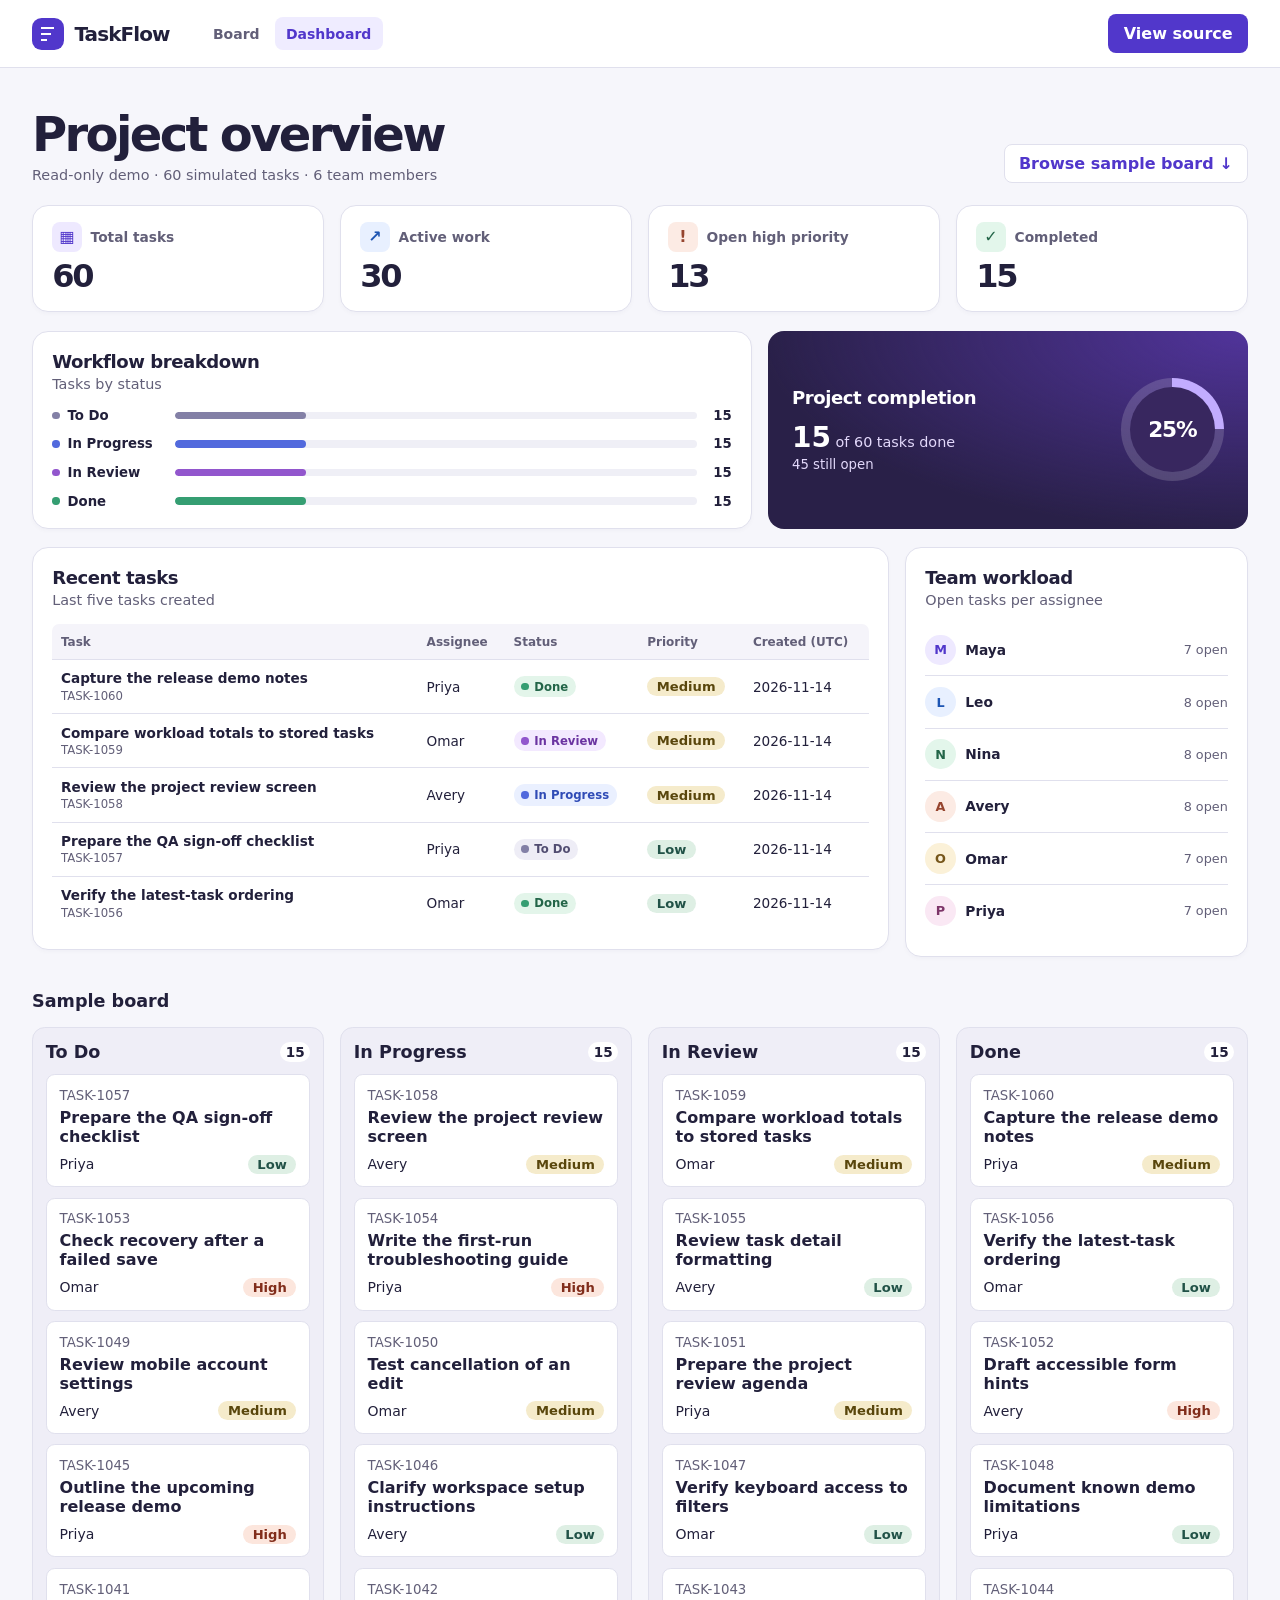
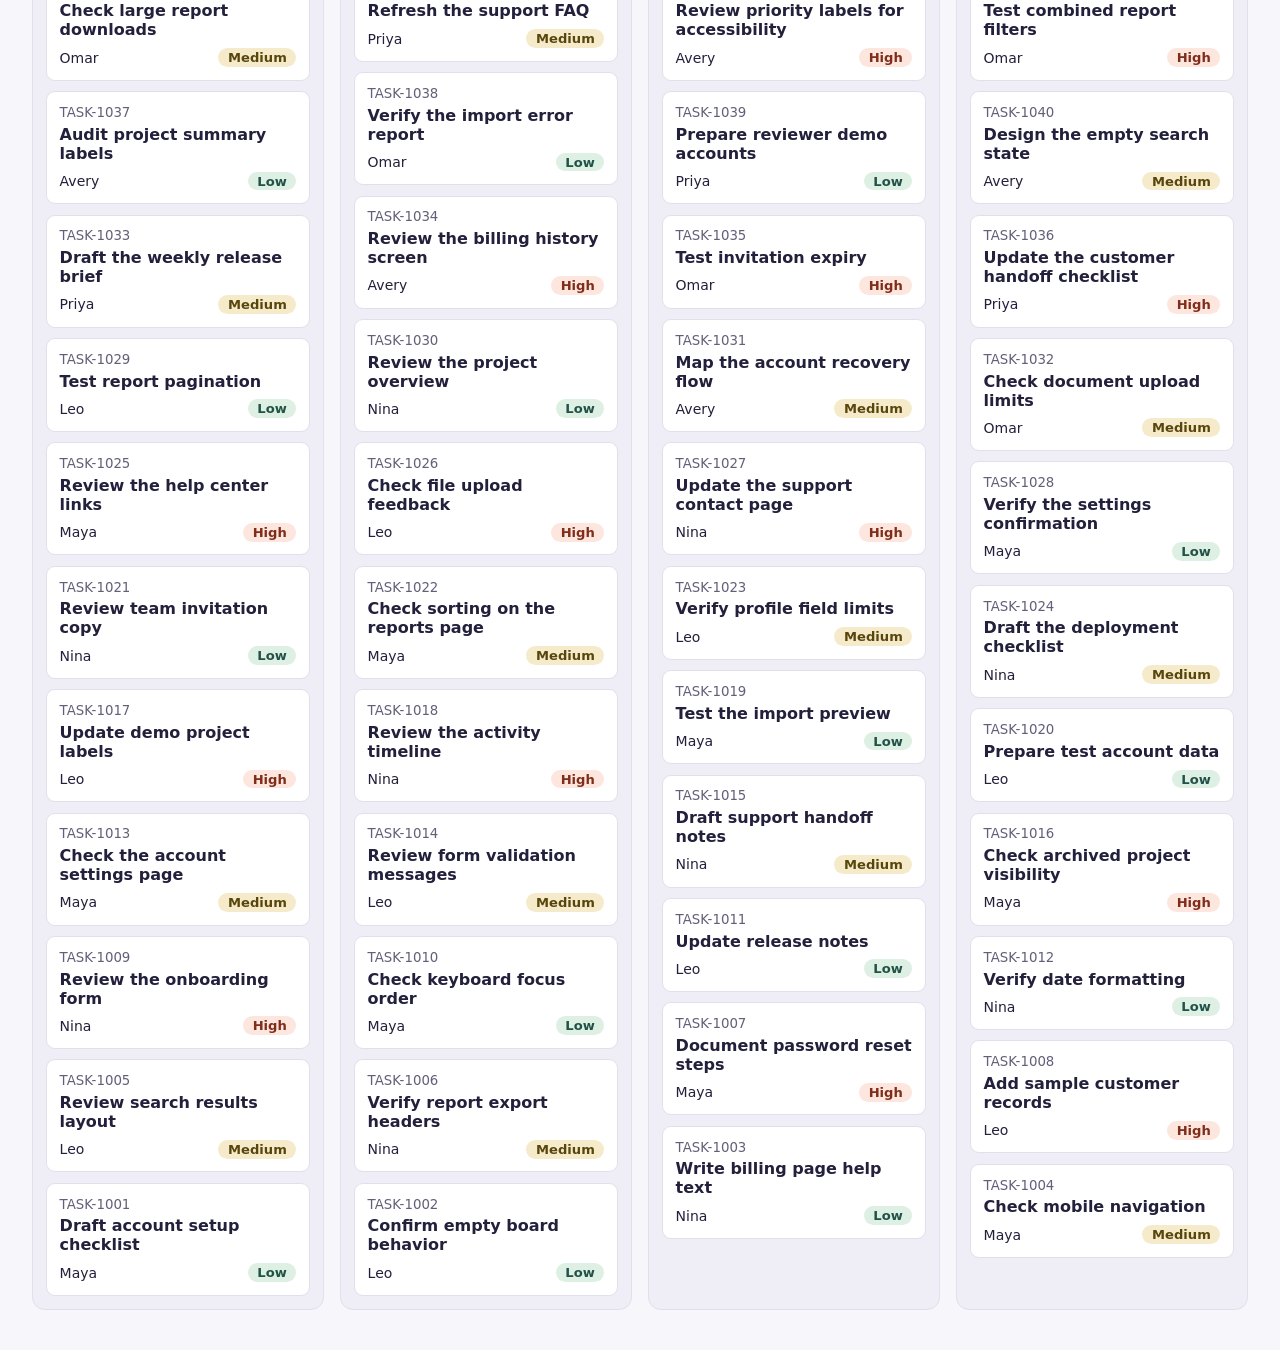
<file: docs/index.html>
<!DOCTYPE html>

<html lang="en">
<head>
<meta charset="utf-8"/>
<meta content="width=device-width, initial-scale=1" name="viewport"/>
<title>TaskFlow · Dashboard demo</title>
<style>:root {
  color-scheme: light;
  font-family: system-ui, sans-serif;
  color: #22203b;
  background: #f6f6fb;
  --accent: #5137cb;
  --border: #e0e0ed;
  --muted: #625f78;
}

* { box-sizing: border-box; }
body { margin: 0; }
a { color: var(--accent); text-underline-offset: .23em; }
:focus-visible { outline: 3px solid #a5561f; outline-offset: 3px; }
.shell { width: min(100% - 2rem, 76rem); margin-inline: auto; }
.site-header { background: white; border-bottom: 1px solid var(--border); }
.site-navigation { display: flex; flex-wrap: wrap; gap: 1rem 2rem; align-items: center; padding-block: .85rem; }
.brand { display: inline-flex; align-items: center; gap: .65rem; font-size: 1.25rem; font-weight: 800; letter-spacing: -.045em; }
.brand-mark {
  display: inline-block;
  width: 2rem;
  height: 2rem;
  border-radius: .6rem;
  background: linear-gradient(white, white) 9px 9px / 13px 2px no-repeat,
              linear-gradient(white, white) 9px 15px / 10px 2px no-repeat,
              linear-gradient(white, white) 9px 21px / 6px 2px no-repeat, var(--accent);
}
.site-header a { color: inherit; text-decoration: none; }
.site-header nav { display: flex; gap: .25rem; margin-right: auto; }
.site-header nav a { padding: .55rem .7rem; color: var(--muted); border-radius: .5rem; font-size: .875rem; font-weight: 650; }
.site-header nav a:hover, .site-header nav a[aria-current] { background: #efecff; color: var(--accent); }
.site-header .primary { color: white; }
main { padding-block: 2.5rem; }
h1 { font-size: clamp(2rem, 5vw, 3rem); letter-spacing: -.055em; line-height: 1.12; margin: 0 0 1.5rem; overflow-wrap: anywhere; }
h2 { font-size: 1.1rem; margin: 0 0 1rem; }
.button, button, input, select, textarea { font: inherit; }
.button, button { display: inline-block; padding: .59rem .9rem; color: var(--accent); border: 1px solid var(--border); border-radius: .5rem; background: white; font-weight: 650; text-decoration: none; cursor: pointer; white-space: nowrap; }
.button:hover, button:hover { background: #efecff; }
.primary { background: var(--accent); border-color: transparent; color: white; }
.primary:hover { background: #432cb3; }
input, select, textarea { color: inherit; background: white; width: 100%; padding: .55rem .65rem; border: 1px solid #aabbb4; border-radius: .45rem; }
textarea { resize: vertical; }
label, .field { display: grid; gap: .35rem; }
label { font-weight: 600; }
.filters, .actions { display: flex; flex-wrap: wrap; gap: .75rem 1rem; align-items: end; }
.filters { margin-bottom: 1.25rem; }
.filters a, .actions a { align-self: end; margin-bottom: .62rem; }
.board { display: grid; grid-template-columns: repeat(4, minmax(0, 1fr)); gap: 1rem; }
.column { min-width: 0; background: #efeef7; padding: .8rem; border: 1px solid var(--border); border-radius: .8rem; }
.column h2 { display: flex; justify-content: space-between; align-items: center; gap: .4rem; margin: .1rem 0 .75rem; }
.count { border-radius: 1rem; background: white; min-width: 1.65rem; text-align: center; padding: .12rem .35rem; font-size: .85rem; }
.card-list { padding: 0; margin: 0; display: grid; gap: .65rem; list-style: none; }
.card { display: grid; gap: .3rem; color: inherit; padding: .8rem; border: 1px solid var(--border); border-radius: .55rem; background: white; text-decoration: none; overflow-wrap: anywhere; }
.card:hover { border-color: var(--accent); }
.card small, .empty, .task-id, dt { color: var(--muted); }
.card-footer { display: flex; flex-wrap: wrap; justify-content: space-between; align-items: center; gap: .4rem; margin-top: .25rem; font-size: .875rem; }
.priority { display: inline-block; border-radius: 1rem; padding: .12rem .6rem; font-size: .82rem; font-weight: 650; }
.priority.low { color: #215247; background: #deefe4; }
.priority.medium { color: #59460c; background: #f5ebcb; }
.priority.high { color: #812d1b; background: #fce6dd; }
.narrow { max-width: 48rem; }
.panel { background: white; padding: 1.25rem; border: 1px solid var(--border); border-radius: .8rem; }
.task-form, .field-pair { display: grid; gap: 1rem; }
.field-pair { grid-template-columns: repeat(2, minmax(0, 1fr)); }
.error { color: #9b291e; margin-block: .25rem; }
[aria-invalid="true"] { border-color: #9b291e; }
.detail-heading { display: flex; align-items: start; justify-content: space-between; gap: 1rem; margin: 1.25rem 0; }
.detail-heading h1, .task-id { margin: 0; }
.description { white-space: pre-wrap; overflow-wrap: anywhere; }
.facts { display: flex; flex-wrap: wrap; gap: .7rem 2rem; }
dd { margin: .2rem 0 0; }
.history { margin-top: 1rem; }
table { border-collapse: collapse; width: 100%; text-align: left; overflow-wrap: anywhere; }
th, td { padding: .65rem .4rem; border-bottom: 1px solid var(--border); }
tbody tr:last-child td { border-bottom: 0; }

.project-dashboard { display: grid; gap: 1.15rem; }
.overview-heading { display: flex; flex-wrap: wrap; align-items: end; justify-content: space-between; gap: 1rem; margin-bottom: .2rem; }
.overview-heading h1 { margin-bottom: .35rem; }
.overview-heading p, .panel-heading p { margin: 0; color: var(--muted); font-size: .9rem; }
.overview-heading .button span { margin-left: .35rem; }
.metrics { display: grid; grid-template-columns: repeat(4, minmax(0, 1fr)); gap: 1rem; margin: 0; }
.metric, .project-dashboard .panel { background: white; border: 1px solid var(--border); border-radius: 1rem; box-shadow: 0 2px 4px #28234307; }
.metric { padding: 1rem 1.2rem; }
.metric dt { display: flex; align-items: center; gap: .55rem; font-size: .86rem; font-weight: 650; }
.metric dd { margin-top: .35rem; font-size: 2rem; font-weight: 780; letter-spacing: -.065em; font-variant-numeric: tabular-nums; }
.metric-icon { display: grid; flex: none; place-items: center; width: 1.85rem; height: 1.85rem; border-radius: .5rem; font-size: 1rem; font-weight: 800; }
.all-icon { color: #5137cb; background: #eee9ff; }
.active-icon { color: #1d55b3; background: #e8f0ff; }
.priority-icon { color: #96452f; background: #fcebe4; }
.completed-icon { color: #236548; background: #e3f6eb; }
.all-icon::before { content: "▦"; }
.active-icon::before { content: "↗"; }
.priority-icon::before { content: "!"; }
.completed-icon::before { content: "✓"; }
.overview-grid { display: grid; grid-template-columns: minmax(0, 3fr) minmax(0, 2fr); gap: 1rem; }
.detail-grid { grid-template-columns: minmax(0, 5fr) minmax(13rem, 2fr); align-items: start; }
.project-dashboard .panel { min-width: 0; padding: 1.2rem; }
.panel-heading { margin-bottom: 1rem; }
.panel-heading h2, .completion-copy h2 { margin-bottom: .25rem; font-size: 1.13rem; letter-spacing: -.025em; }
.workflow-counts { display: grid; gap: .85rem; margin: 0; }
.workflow-counts div, .workflow-counts dd { display: grid; align-items: center; gap: .7rem; }
.workflow-counts div { grid-template-columns: 7rem minmax(0, 1fr); }
.workflow-counts dd { grid-template-columns: minmax(0, 1fr) 1.5rem; margin: 0; text-align: right; font-size: .83rem; }
.workflow-counts dt { display: flex; align-items: center; gap: .5rem; color: inherit; font-size: .83rem; font-weight: 600; }
.status-to-do { --status-fill: #8380a6; --status-text: #514d71; --status-bg: #eeedf6; }
.status-in-progress { --status-fill: #526add; --status-text: #304cb6; --status-bg: #eaf0ff; }
.status-in-review { --status-fill: #9256cd; --status-text: #6b34a1; --status-bg: #f3e9ff; }
.status-done { --status-fill: #359e72; --status-text: #236548; --status-bg: #e3f5ea; }
.status-dot { display: inline-block; flex: none; width: .46rem; height: .46rem; border-radius: 50%; background: var(--status-fill); }
.workflow-track { display: block; height: .46rem; overflow: hidden; border-radius: 1rem; background: #efeff6; }
.workflow-track span { display: block; width: var(--share); height: 100%; border-radius: inherit; background: var(--status-fill); }
.completion-panel {
  display: flex;
  flex-wrap: wrap;
  align-items: center;
  justify-content: space-between;
  gap: 1rem;
  padding: 1.5rem;
  border-radius: 1rem;
  color: white;
  background: radial-gradient(ellipse at top right, #51349b 0%, transparent 72%), #292048;
}
.completion-copy p { margin: .8rem 0 .2rem; color: #e3d9fb; font-size: .9rem; }
.completion-copy strong { color: white; font-size: 1.75rem; font-weight: 760; }
.completion-copy .completion-remaining { margin: 0; font-size: .83rem; }
.completion-ring { display: grid; flex: none; place-items: center; width: 6.45rem; aspect-ratio: 1; border-radius: 50%; background: conic-gradient(#c2acff var(--completion), #ffffff29 0); }
.completion-ring span { display: grid; place-items: center; width: 83%; aspect-ratio: 1; border-radius: 50%; background: #38275f; font-size: 1.35rem; font-weight: 800; letter-spacing: -.05em; }
.dashboard-table { max-width: 100%; overflow-x: auto; border-radius: .45rem; }
.dashboard-table table { min-width: 35rem; font-size: .85rem; }
.dashboard-table thead { background: #f5f4fa; color: var(--muted); }
.dashboard-table th, .dashboard-table td { padding: .65rem .55rem; }
.dashboard-table th { font-size: .75rem; }
.dashboard-table td small { display: block; margin-top: .15rem; color: var(--muted); font-size: .73rem; }
.dashboard-table td .mobile-task-meta { display: none; }
.dashboard-table td a { color: inherit; font-weight: 680; text-decoration: none; }
.dashboard-table td a:hover { color: var(--accent); text-decoration: underline; }
.dashboard-table time { white-space: nowrap; }
.status-label { display: inline-flex; gap: .35rem; align-items: center; padding: .22rem .48rem; border-radius: 1rem; color: var(--status-text); background: var(--status-bg); white-space: nowrap; font-size: .73rem; font-weight: 650; }
.dashboard-empty { margin-bottom: 0; }
.workload-list { display: grid; margin: 0; padding: 0; list-style: none; }
.workload-list li + li { border-top: 1px solid var(--border); }
.workload-list a { display: flex; align-items: center; gap: .6rem; padding: .65rem 0; color: inherit; text-decoration: none; }
.workload-list a:hover .workload-name { color: var(--accent); text-decoration: underline; }
.avatar { display: grid; flex: none; place-items: center; width: 1.9rem; aspect-ratio: 1; border-radius: 50%; font-size: .8rem; font-weight: 750; }
.avatar-1 { color: #5137cb; background: #eee9ff; }
.avatar-2 { color: #1d55b3; background: #e8f0ff; }
.avatar-3 { color: #236548; background: #e3f6eb; }
.avatar-4 { color: #96452f; background: #fcebe4; }
.avatar-5 { color: #76561a; background: #fbf1d8; }
.avatar-6 { color: #7d3569; background: #fae8f4; }
.workload-name { flex: 1; font-size: .86rem; font-weight: 680; }
.workload-count, .workload-arrow { color: var(--muted); font-size: .8rem; white-space: nowrap; }

@media (max-width: 54rem) {
  .board { grid-template-columns: repeat(2, minmax(0, 1fr)); }
  .detail-grid { grid-template-columns: 1fr; }
}

@media (max-width: 42rem) {
  .metrics { grid-template-columns: repeat(2, minmax(0, 1fr)); }
  .overview-grid { grid-template-columns: 1fr; }
  .dashboard-table table { min-width: 0; }
  .dashboard-table .wide-column { display: none; }
  .dashboard-table td .mobile-task-meta { display: block; }
}

@media (max-width: 34rem) {
  .site-navigation { column-gap: .85rem; }
  .site-header nav { order: 1; width: 100%; }
  .site-header .primary { margin-left: auto; }
  .board, .field-pair { grid-template-columns: 1fr; }
  .detail-heading { flex-wrap: wrap; }
  .metric { padding: .75rem; }
}

.workload-row { display: flex; align-items: center; gap: .6rem; padding: .65rem 0; }
#sample-board { margin-top: 1rem; scroll-margin-top: 1rem; }
#sample-board .board { margin-top: 1rem; }
#sample-board .card { scroll-margin-top: 1rem; }
#sample-board .card:target { outline: 3px solid var(--accent); outline-offset: 2px; }
</style>
</head>
<body>
<header class="site-header">
<div class="shell site-navigation">
<a class="brand" href="./"><span aria-hidden="true" class="brand-mark"></span>TaskFlow</a>
<nav aria-label="Main navigation">
<a href="#sample-board">Board</a>
<a aria-current="page" href="./">Dashboard</a>
</nav>
<a class="button primary" href="https://github.com/jelenaratkovicc47-cell/taskflow">View source</a>
</div>
</header>
<main class="shell">
<div class="project-dashboard">
<header class="overview-heading">
<div>
<h1>Project overview</h1>
<p>Read-only demo · 60 simulated tasks · 6 team members</p>
</div>
<a class="button" href="#sample-board">Browse sample board ↓</a>
</header>
<dl aria-label="Project totals" class="metrics">
<div class="metric">
<dt><span aria-hidden="true" class="metric-icon all-icon"></span>Total tasks</dt>
<dd>60</dd>
</div>
<div class="metric">
<dt><span aria-hidden="true" class="metric-icon active-icon"></span>Active work</dt>
<dd>30</dd>
</div>
<div class="metric">
<dt><span aria-hidden="true" class="metric-icon priority-icon"></span>Open high priority</dt>
<dd>13</dd>
</div>
<div class="metric">
<dt><span aria-hidden="true" class="metric-icon completed-icon"></span>Completed</dt>
<dd>15</dd>
</div>
</dl>
<div class="overview-grid">
<section aria-labelledby="workflow-heading" class="panel workflow-panel">
<div class="panel-heading">
<h2 id="workflow-heading">Workflow breakdown</h2>
<p>Tasks by status</p>
</div>
<dl class="workflow-counts">
<div class="status-to-do">
<dt><span aria-hidden="true" class="status-dot"></span>To Do</dt>
<dd>
<span aria-hidden="true" class="workflow-track"><span style="--share: 25.0%"></span></span>
<strong>15</strong>
</dd>
</div>
<div class="status-in-progress">
<dt><span aria-hidden="true" class="status-dot"></span>In Progress</dt>
<dd>
<span aria-hidden="true" class="workflow-track"><span style="--share: 25.0%"></span></span>
<strong>15</strong>
</dd>
</div>
<div class="status-in-review">
<dt><span aria-hidden="true" class="status-dot"></span>In Review</dt>
<dd>
<span aria-hidden="true" class="workflow-track"><span style="--share: 25.0%"></span></span>
<strong>15</strong>
</dd>
</div>
<div class="status-done">
<dt><span aria-hidden="true" class="status-dot"></span>Done</dt>
<dd>
<span aria-hidden="true" class="workflow-track"><span style="--share: 25.0%"></span></span>
<strong>15</strong>
</dd>
</div>
</dl>
</section>
<section aria-labelledby="completion-heading" class="completion-panel">
<div class="completion-copy">
<h2 id="completion-heading">Project completion</h2>
<p><strong>15</strong> of 60 tasks done</p>
<p class="completion-remaining">45 still open</p>
</div>
<div aria-label="25 percent complete" class="completion-ring" role="img" style="--completion: 25%">
<span>25%</span>
</div>
</section>
</div>
<div class="overview-grid detail-grid">
<section aria-labelledby="recent-heading" class="panel recent-panel">
<div class="panel-heading">
<h2 id="recent-heading">Recent tasks</h2>
<p>Last five tasks created</p>
</div>
<div aria-labelledby="recent-heading" class="dashboard-table" role="region" tabindex="0">
<table aria-label="Recently created tasks">
<thead><tr><th scope="col">Task</th><th class="wide-column" scope="col">Assignee</th><th scope="col">Status</th><th class="wide-column" scope="col">Priority</th><th class="wide-column" scope="col">Created (UTC)</th></tr></thead>
<tbody>
<tr>
<td>
<a href="#sample-TASK-1060">Capture the release demo notes</a>
<small>TASK-1060</small>
<small class="mobile-task-meta">Priya · Medium · <time datetime="2026-11-14T20:00:00.000000+00:00">2026-11-14</time></small>
</td>
<td class="wide-column">Priya</td>
<td><span class="status-label status-done"><span aria-hidden="true" class="status-dot"></span>Done</span></td>
<td class="wide-column"><span class="priority medium">Medium</span></td>
<td class="wide-column"><time datetime="2026-11-14T20:00:00.000000+00:00">2026-11-14</time></td>
</tr>
<tr>
<td>
<a href="#sample-TASK-1059">Compare workload totals to stored tasks</a>
<small>TASK-1059</small>
<small class="mobile-task-meta">Omar · Medium · <time datetime="2026-11-14T19:00:00.000000+00:00">2026-11-14</time></small>
</td>
<td class="wide-column">Omar</td>
<td><span class="status-label status-in-review"><span aria-hidden="true" class="status-dot"></span>In Review</span></td>
<td class="wide-column"><span class="priority medium">Medium</span></td>
<td class="wide-column"><time datetime="2026-11-14T19:00:00.000000+00:00">2026-11-14</time></td>
</tr>
<tr>
<td>
<a href="#sample-TASK-1058">Review the project review screen</a>
<small>TASK-1058</small>
<small class="mobile-task-meta">Avery · Medium · <time datetime="2026-11-14T18:00:00.000000+00:00">2026-11-14</time></small>
</td>
<td class="wide-column">Avery</td>
<td><span class="status-label status-in-progress"><span aria-hidden="true" class="status-dot"></span>In Progress</span></td>
<td class="wide-column"><span class="priority medium">Medium</span></td>
<td class="wide-column"><time datetime="2026-11-14T18:00:00.000000+00:00">2026-11-14</time></td>
</tr>
<tr>
<td>
<a href="#sample-TASK-1057">Prepare the QA sign-off checklist</a>
<small>TASK-1057</small>
<small class="mobile-task-meta">Priya · Low · <time datetime="2026-11-14T17:00:00.000000+00:00">2026-11-14</time></small>
</td>
<td class="wide-column">Priya</td>
<td><span class="status-label status-to-do"><span aria-hidden="true" class="status-dot"></span>To Do</span></td>
<td class="wide-column"><span class="priority low">Low</span></td>
<td class="wide-column"><time datetime="2026-11-14T17:00:00.000000+00:00">2026-11-14</time></td>
</tr>
<tr>
<td>
<a href="#sample-TASK-1056">Verify the latest-task ordering</a>
<small>TASK-1056</small>
<small class="mobile-task-meta">Omar · Low · <time datetime="2026-11-14T16:00:00.000000+00:00">2026-11-14</time></small>
</td>
<td class="wide-column">Omar</td>
<td><span class="status-label status-done"><span aria-hidden="true" class="status-dot"></span>Done</span></td>
<td class="wide-column"><span class="priority low">Low</span></td>
<td class="wide-column"><time datetime="2026-11-14T16:00:00.000000+00:00">2026-11-14</time></td>
</tr>
</tbody>
</table>
</div>
</section>
<section aria-labelledby="workload-heading" class="panel workload-panel">
<div class="panel-heading">
<h2 id="workload-heading">Team workload</h2>
<p>Open tasks per assignee</p>
</div>
<ul class="workload-list">
<li>
<div class="workload-row">
<span aria-hidden="true" class="avatar avatar-1">M</span>
<span class="workload-name">Maya</span>
<span class="workload-count">7 open</span>

</div>
</li>
<li>
<div class="workload-row">
<span aria-hidden="true" class="avatar avatar-2">L</span>
<span class="workload-name">Leo</span>
<span class="workload-count">8 open</span>

</div>
</li>
<li>
<div class="workload-row">
<span aria-hidden="true" class="avatar avatar-3">N</span>
<span class="workload-name">Nina</span>
<span class="workload-count">8 open</span>

</div>
</li>
<li>
<div class="workload-row">
<span aria-hidden="true" class="avatar avatar-4">A</span>
<span class="workload-name">Avery</span>
<span class="workload-count">8 open</span>

</div>
</li>
<li>
<div class="workload-row">
<span aria-hidden="true" class="avatar avatar-5">O</span>
<span class="workload-name">Omar</span>
<span class="workload-count">7 open</span>

</div>
</li>
<li>
<div class="workload-row">
<span aria-hidden="true" class="avatar avatar-6">P</span>
<span class="workload-name">Priya</span>
<span class="workload-count">7 open</span>

</div>
</li>
</ul>
</section>
</div>
<section aria-labelledby="sample-board-heading" id="sample-board"><h2 id="sample-board-heading">Sample board</h2><div class="board">
<section aria-labelledby="sample-column-1" class="column" data-status="To Do">
<h2 id="sample-column-1">To Do <span class="count">15</span></h2>
<ul class="card-list">
<li>
<article class="card" id="sample-TASK-1057">
<small>TASK-1057</small>
<strong>Prepare the QA sign-off checklist</strong>
<span class="card-footer"><span>Priya</span><span class="priority low">Low</span></span>
</article>
</li>
<li>
<article class="card" id="sample-TASK-1053">
<small>TASK-1053</small>
<strong>Check recovery after a failed save</strong>
<span class="card-footer"><span>Omar</span><span class="priority high">High</span></span>
</article>
</li>
<li>
<article class="card" id="sample-TASK-1049">
<small>TASK-1049</small>
<strong>Review mobile account settings</strong>
<span class="card-footer"><span>Avery</span><span class="priority medium">Medium</span></span>
</article>
</li>
<li>
<article class="card" id="sample-TASK-1045">
<small>TASK-1045</small>
<strong>Outline the upcoming release demo</strong>
<span class="card-footer"><span>Priya</span><span class="priority high">High</span></span>
</article>
</li>
<li>
<article class="card" id="sample-TASK-1041">
<small>TASK-1041</small>
<strong>Check large report downloads</strong>
<span class="card-footer"><span>Omar</span><span class="priority medium">Medium</span></span>
</article>
</li>
<li>
<article class="card" id="sample-TASK-1037">
<small>TASK-1037</small>
<strong>Audit project summary labels</strong>
<span class="card-footer"><span>Avery</span><span class="priority low">Low</span></span>
</article>
</li>
<li>
<article class="card" id="sample-TASK-1033">
<small>TASK-1033</small>
<strong>Draft the weekly release brief</strong>
<span class="card-footer"><span>Priya</span><span class="priority medium">Medium</span></span>
</article>
</li>
<li>
<article class="card" id="sample-TASK-1029">
<small>TASK-1029</small>
<strong>Test report pagination</strong>
<span class="card-footer"><span>Leo</span><span class="priority low">Low</span></span>
</article>
</li>
<li>
<article class="card" id="sample-TASK-1025">
<small>TASK-1025</small>
<strong>Review the help center links</strong>
<span class="card-footer"><span>Maya</span><span class="priority high">High</span></span>
</article>
</li>
<li>
<article class="card" id="sample-TASK-1021">
<small>TASK-1021</small>
<strong>Review team invitation copy</strong>
<span class="card-footer"><span>Nina</span><span class="priority low">Low</span></span>
</article>
</li>
<li>
<article class="card" id="sample-TASK-1017">
<small>TASK-1017</small>
<strong>Update demo project labels</strong>
<span class="card-footer"><span>Leo</span><span class="priority high">High</span></span>
</article>
</li>
<li>
<article class="card" id="sample-TASK-1013">
<small>TASK-1013</small>
<strong>Check the account settings page</strong>
<span class="card-footer"><span>Maya</span><span class="priority medium">Medium</span></span>
</article>
</li>
<li>
<article class="card" id="sample-TASK-1009">
<small>TASK-1009</small>
<strong>Review the onboarding form</strong>
<span class="card-footer"><span>Nina</span><span class="priority high">High</span></span>
</article>
</li>
<li>
<article class="card" id="sample-TASK-1005">
<small>TASK-1005</small>
<strong>Review search results layout</strong>
<span class="card-footer"><span>Leo</span><span class="priority medium">Medium</span></span>
</article>
</li>
<li>
<article class="card" id="sample-TASK-1001">
<small>TASK-1001</small>
<strong>Draft account setup checklist</strong>
<span class="card-footer"><span>Maya</span><span class="priority low">Low</span></span>
</article>
</li>
</ul>
</section>
<section aria-labelledby="sample-column-2" class="column" data-status="In Progress">
<h2 id="sample-column-2">In Progress <span class="count">15</span></h2>
<ul class="card-list">
<li>
<article class="card" id="sample-TASK-1058">
<small>TASK-1058</small>
<strong>Review the project review screen</strong>
<span class="card-footer"><span>Avery</span><span class="priority medium">Medium</span></span>
</article>
</li>
<li>
<article class="card" id="sample-TASK-1054">
<small>TASK-1054</small>
<strong>Write the first-run troubleshooting guide</strong>
<span class="card-footer"><span>Priya</span><span class="priority high">High</span></span>
</article>
</li>
<li>
<article class="card" id="sample-TASK-1050">
<small>TASK-1050</small>
<strong>Test cancellation of an edit</strong>
<span class="card-footer"><span>Omar</span><span class="priority medium">Medium</span></span>
</article>
</li>
<li>
<article class="card" id="sample-TASK-1046">
<small>TASK-1046</small>
<strong>Clarify workspace setup instructions</strong>
<span class="card-footer"><span>Avery</span><span class="priority low">Low</span></span>
</article>
</li>
<li>
<article class="card" id="sample-TASK-1042">
<small>TASK-1042</small>
<strong>Refresh the support FAQ</strong>
<span class="card-footer"><span>Priya</span><span class="priority medium">Medium</span></span>
</article>
</li>
<li>
<article class="card" id="sample-TASK-1038">
<small>TASK-1038</small>
<strong>Verify the import error report</strong>
<span class="card-footer"><span>Omar</span><span class="priority low">Low</span></span>
</article>
</li>
<li>
<article class="card" id="sample-TASK-1034">
<small>TASK-1034</small>
<strong>Review the billing history screen</strong>
<span class="card-footer"><span>Avery</span><span class="priority high">High</span></span>
</article>
</li>
<li>
<article class="card" id="sample-TASK-1030">
<small>TASK-1030</small>
<strong>Review the project overview</strong>
<span class="card-footer"><span>Nina</span><span class="priority low">Low</span></span>
</article>
</li>
<li>
<article class="card" id="sample-TASK-1026">
<small>TASK-1026</small>
<strong>Check file upload feedback</strong>
<span class="card-footer"><span>Leo</span><span class="priority high">High</span></span>
</article>
</li>
<li>
<article class="card" id="sample-TASK-1022">
<small>TASK-1022</small>
<strong>Check sorting on the reports page</strong>
<span class="card-footer"><span>Maya</span><span class="priority medium">Medium</span></span>
</article>
</li>
<li>
<article class="card" id="sample-TASK-1018">
<small>TASK-1018</small>
<strong>Review the activity timeline</strong>
<span class="card-footer"><span>Nina</span><span class="priority high">High</span></span>
</article>
</li>
<li>
<article class="card" id="sample-TASK-1014">
<small>TASK-1014</small>
<strong>Review form validation messages</strong>
<span class="card-footer"><span>Leo</span><span class="priority medium">Medium</span></span>
</article>
</li>
<li>
<article class="card" id="sample-TASK-1010">
<small>TASK-1010</small>
<strong>Check keyboard focus order</strong>
<span class="card-footer"><span>Maya</span><span class="priority low">Low</span></span>
</article>
</li>
<li>
<article class="card" id="sample-TASK-1006">
<small>TASK-1006</small>
<strong>Verify report export headers</strong>
<span class="card-footer"><span>Nina</span><span class="priority medium">Medium</span></span>
</article>
</li>
<li>
<article class="card" id="sample-TASK-1002">
<small>TASK-1002</small>
<strong>Confirm empty board behavior</strong>
<span class="card-footer"><span>Leo</span><span class="priority low">Low</span></span>
</article>
</li>
</ul>
</section>
<section aria-labelledby="sample-column-3" class="column" data-status="In Review">
<h2 id="sample-column-3">In Review <span class="count">15</span></h2>
<ul class="card-list">
<li>
<article class="card" id="sample-TASK-1059">
<small>TASK-1059</small>
<strong>Compare workload totals to stored tasks</strong>
<span class="card-footer"><span>Omar</span><span class="priority medium">Medium</span></span>
</article>
</li>
<li>
<article class="card" id="sample-TASK-1055">
<small>TASK-1055</small>
<strong>Review task detail formatting</strong>
<span class="card-footer"><span>Avery</span><span class="priority low">Low</span></span>
</article>
</li>
<li>
<article class="card" id="sample-TASK-1051">
<small>TASK-1051</small>
<strong>Prepare the project review agenda</strong>
<span class="card-footer"><span>Priya</span><span class="priority medium">Medium</span></span>
</article>
</li>
<li>
<article class="card" id="sample-TASK-1047">
<small>TASK-1047</small>
<strong>Verify keyboard access to filters</strong>
<span class="card-footer"><span>Omar</span><span class="priority low">Low</span></span>
</article>
</li>
<li>
<article class="card" id="sample-TASK-1043">
<small>TASK-1043</small>
<strong>Review priority labels for accessibility</strong>
<span class="card-footer"><span>Avery</span><span class="priority high">High</span></span>
</article>
</li>
<li>
<article class="card" id="sample-TASK-1039">
<small>TASK-1039</small>
<strong>Prepare reviewer demo accounts</strong>
<span class="card-footer"><span>Priya</span><span class="priority low">Low</span></span>
</article>
</li>
<li>
<article class="card" id="sample-TASK-1035">
<small>TASK-1035</small>
<strong>Test invitation expiry</strong>
<span class="card-footer"><span>Omar</span><span class="priority high">High</span></span>
</article>
</li>
<li>
<article class="card" id="sample-TASK-1031">
<small>TASK-1031</small>
<strong>Map the account recovery flow</strong>
<span class="card-footer"><span>Avery</span><span class="priority medium">Medium</span></span>
</article>
</li>
<li>
<article class="card" id="sample-TASK-1027">
<small>TASK-1027</small>
<strong>Update the support contact page</strong>
<span class="card-footer"><span>Nina</span><span class="priority high">High</span></span>
</article>
</li>
<li>
<article class="card" id="sample-TASK-1023">
<small>TASK-1023</small>
<strong>Verify profile field limits</strong>
<span class="card-footer"><span>Leo</span><span class="priority medium">Medium</span></span>
</article>
</li>
<li>
<article class="card" id="sample-TASK-1019">
<small>TASK-1019</small>
<strong>Test the import preview</strong>
<span class="card-footer"><span>Maya</span><span class="priority low">Low</span></span>
</article>
</li>
<li>
<article class="card" id="sample-TASK-1015">
<small>TASK-1015</small>
<strong>Draft support handoff notes</strong>
<span class="card-footer"><span>Nina</span><span class="priority medium">Medium</span></span>
</article>
</li>
<li>
<article class="card" id="sample-TASK-1011">
<small>TASK-1011</small>
<strong>Update release notes</strong>
<span class="card-footer"><span>Leo</span><span class="priority low">Low</span></span>
</article>
</li>
<li>
<article class="card" id="sample-TASK-1007">
<small>TASK-1007</small>
<strong>Document password reset steps</strong>
<span class="card-footer"><span>Maya</span><span class="priority high">High</span></span>
</article>
</li>
<li>
<article class="card" id="sample-TASK-1003">
<small>TASK-1003</small>
<strong>Write billing page help text</strong>
<span class="card-footer"><span>Nina</span><span class="priority low">Low</span></span>
</article>
</li>
</ul>
</section>
<section aria-labelledby="sample-column-4" class="column" data-status="Done">
<h2 id="sample-column-4">Done <span class="count">15</span></h2>
<ul class="card-list">
<li>
<article class="card" id="sample-TASK-1060">
<small>TASK-1060</small>
<strong>Capture the release demo notes</strong>
<span class="card-footer"><span>Priya</span><span class="priority medium">Medium</span></span>
</article>
</li>
<li>
<article class="card" id="sample-TASK-1056">
<small>TASK-1056</small>
<strong>Verify the latest-task ordering</strong>
<span class="card-footer"><span>Omar</span><span class="priority low">Low</span></span>
</article>
</li>
<li>
<article class="card" id="sample-TASK-1052">
<small>TASK-1052</small>
<strong>Draft accessible form hints</strong>
<span class="card-footer"><span>Avery</span><span class="priority high">High</span></span>
</article>
</li>
<li>
<article class="card" id="sample-TASK-1048">
<small>TASK-1048</small>
<strong>Document known demo limitations</strong>
<span class="card-footer"><span>Priya</span><span class="priority low">Low</span></span>
</article>
</li>
<li>
<article class="card" id="sample-TASK-1044">
<small>TASK-1044</small>
<strong>Test combined report filters</strong>
<span class="card-footer"><span>Omar</span><span class="priority high">High</span></span>
</article>
</li>
<li>
<article class="card" id="sample-TASK-1040">
<small>TASK-1040</small>
<strong>Design the empty search state</strong>
<span class="card-footer"><span>Avery</span><span class="priority medium">Medium</span></span>
</article>
</li>
<li>
<article class="card" id="sample-TASK-1036">
<small>TASK-1036</small>
<strong>Update the customer handoff checklist</strong>
<span class="card-footer"><span>Priya</span><span class="priority high">High</span></span>
</article>
</li>
<li>
<article class="card" id="sample-TASK-1032">
<small>TASK-1032</small>
<strong>Check document upload limits</strong>
<span class="card-footer"><span>Omar</span><span class="priority medium">Medium</span></span>
</article>
</li>
<li>
<article class="card" id="sample-TASK-1028">
<small>TASK-1028</small>
<strong>Verify the settings confirmation</strong>
<span class="card-footer"><span>Maya</span><span class="priority low">Low</span></span>
</article>
</li>
<li>
<article class="card" id="sample-TASK-1024">
<small>TASK-1024</small>
<strong>Draft the deployment checklist</strong>
<span class="card-footer"><span>Nina</span><span class="priority medium">Medium</span></span>
</article>
</li>
<li>
<article class="card" id="sample-TASK-1020">
<small>TASK-1020</small>
<strong>Prepare test account data</strong>
<span class="card-footer"><span>Leo</span><span class="priority low">Low</span></span>
</article>
</li>
<li>
<article class="card" id="sample-TASK-1016">
<small>TASK-1016</small>
<strong>Check archived project visibility</strong>
<span class="card-footer"><span>Maya</span><span class="priority high">High</span></span>
</article>
</li>
<li>
<article class="card" id="sample-TASK-1012">
<small>TASK-1012</small>
<strong>Verify date formatting</strong>
<span class="card-footer"><span>Nina</span><span class="priority low">Low</span></span>
</article>
</li>
<li>
<article class="card" id="sample-TASK-1008">
<small>TASK-1008</small>
<strong>Add sample customer records</strong>
<span class="card-footer"><span>Leo</span><span class="priority high">High</span></span>
</article>
</li>
<li>
<article class="card" id="sample-TASK-1004">
<small>TASK-1004</small>
<strong>Check mobile navigation</strong>
<span class="card-footer"><span>Maya</span><span class="priority medium">Medium</span></span>
</article>
</li>
</ul>
</section>
</div></section></div>
</main>
</body>
</html>
</file>
